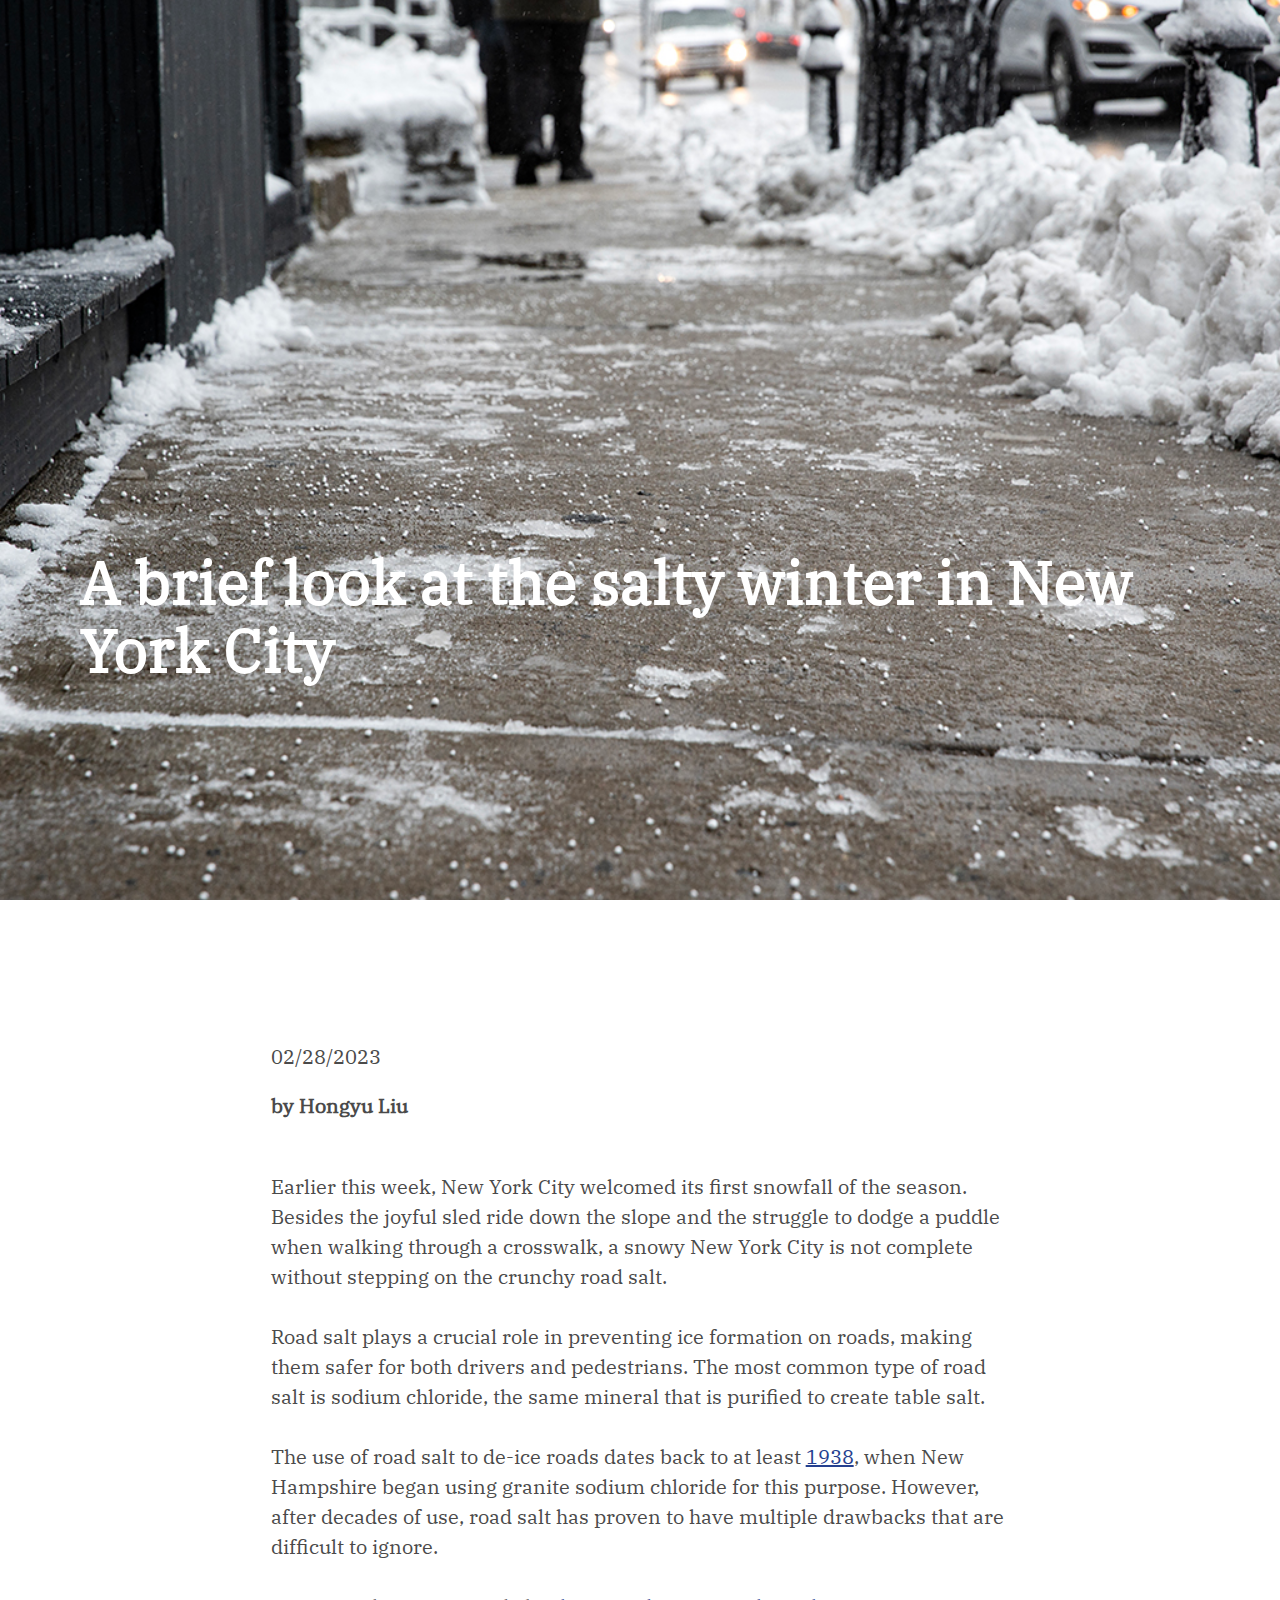
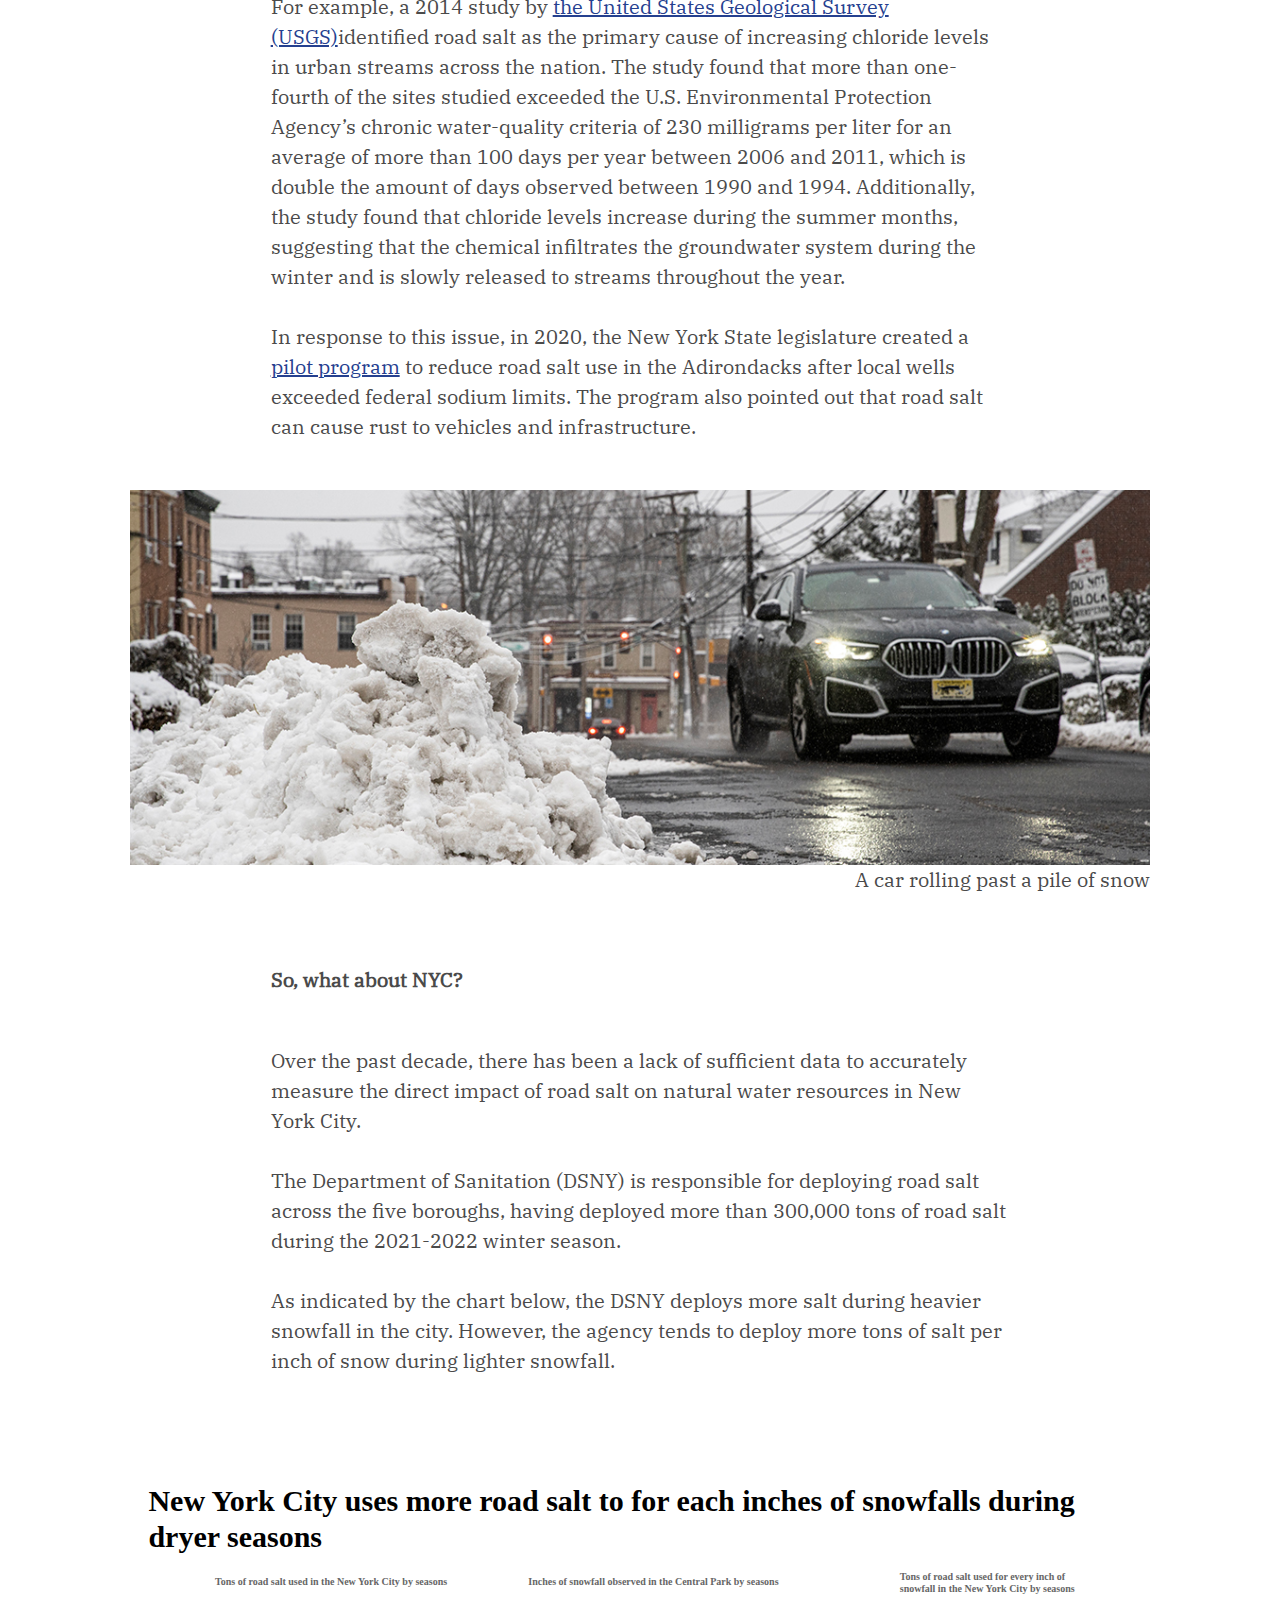
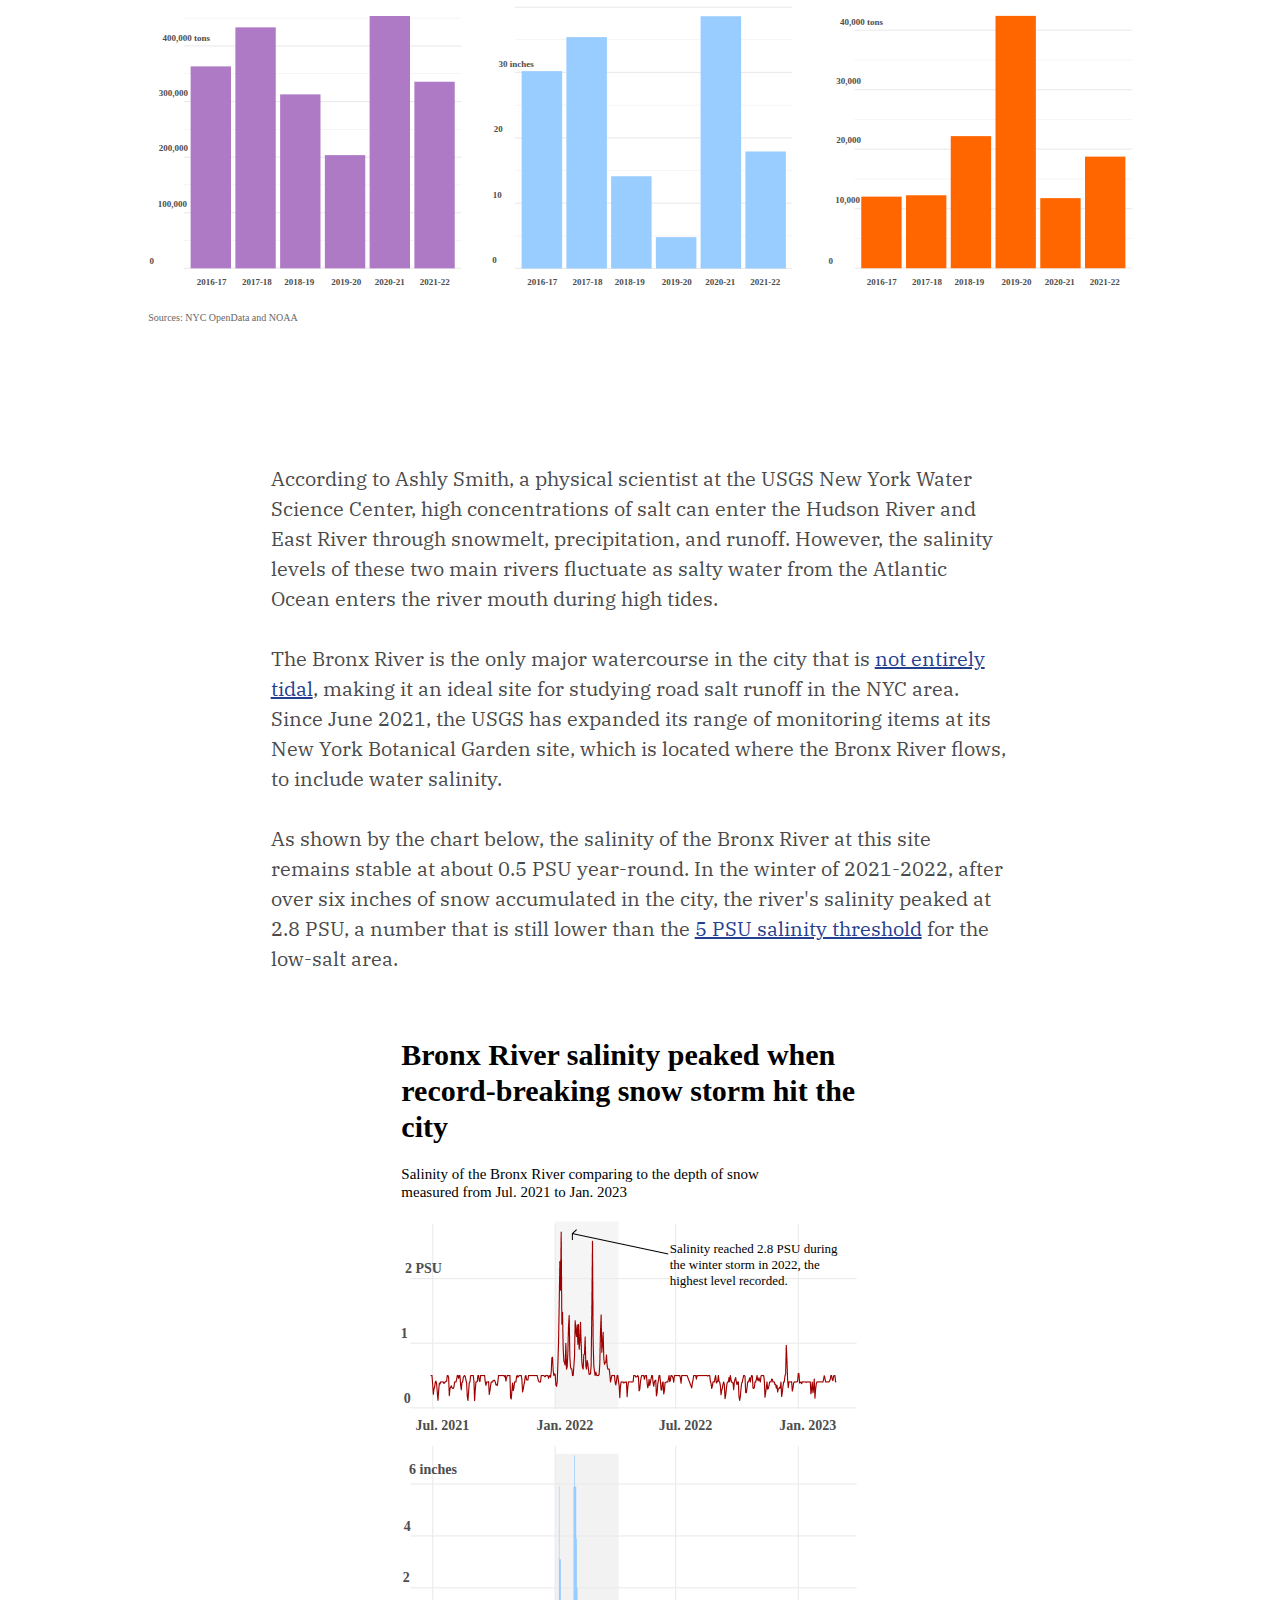
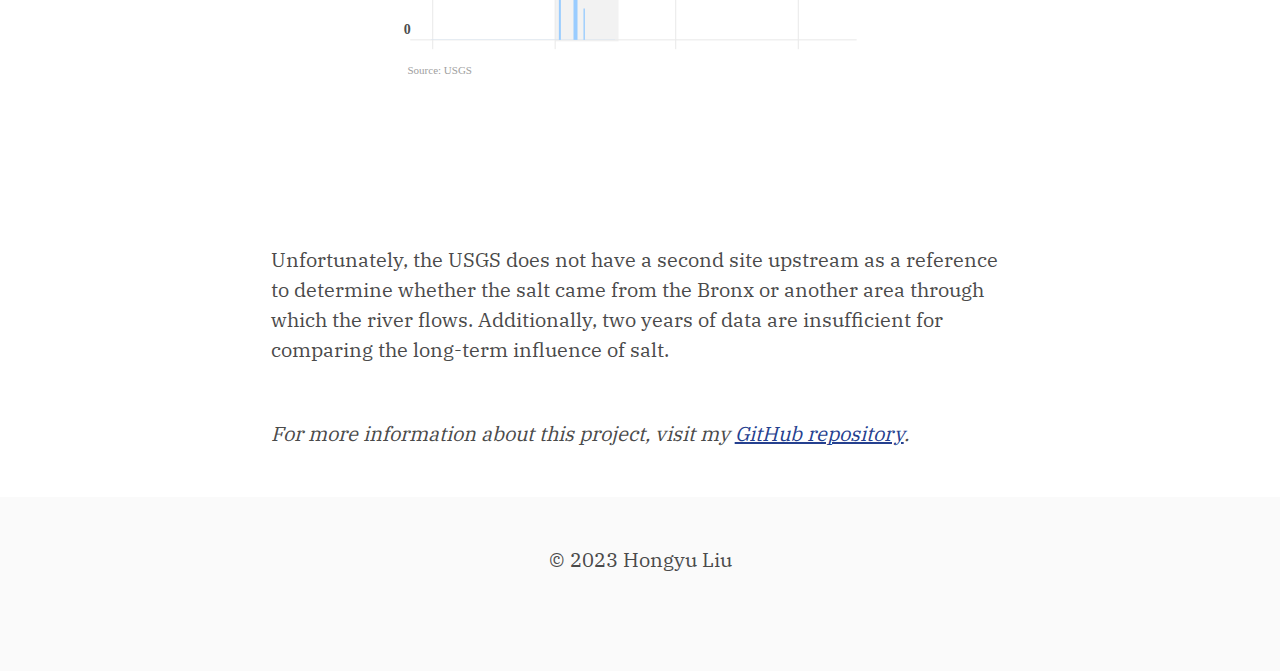
<file: index.html>
<!doctype html>
<html lang="en">
  <head>
    <meta charset="utf-8" />


    <link rel="stylesheet" href="./website/style.css">
    <link rel="icon" href="./website/pics/nacl.png">
   <style>
    .content figure{
        margin-left: 0;
        margin-right: 0;
    }
   </style>
   
   <title>A salty winter in New York City</title>
  </head>

<!--Hero-->

<section class="hero is-danger is-fullheight" style="background-image: url('./website/pics/salt.jpg'); background-size: cover; background-position: center;">
</section>



<div class="container is-fluid">
  <section class="section">
  <h1 class="title" style="font-size: 60px; font-weight: bold; text-align: left; color:rgb(255, 255, 255); vertical-align: middle; margin-top: -400px;">A brief look at the salty winter in New York City</h1>
</section>
</div>


  <!--Intro paragraph-->
<div class="container is-fluid">
    <section class="section">


      <div class="columns is-mobile is-centered">
        <div class="column is-two-thirds">

        <div class="block" style="text-align:left">
		<h3 class="subtitle"style="font-weight: regular; text-align: left; vertical-align: middle;">02/28/2023</h3>
          <h2 class="subtitle"style="font-weight: bold; text-align: left; vertical-align: middle;">by Hongyu Liu</h2>
            <p>
              <br>Earlier this week, New York City welcomed its first snowfall of the season. Besides the joyful sled ride down the slope and the struggle to dodge a puddle when walking through a crosswalk, a snowy New York City is not complete without stepping on the crunchy road salt.
            </p>
            <p>
              <br>Road salt plays a crucial role in preventing ice formation on roads, making them safer for both drivers and pedestrians. The most common type of road salt is sodium chloride, the same mineral that is purified to create table salt.
            </p>
            <p>
              <br>The use of road salt to de-ice roads dates back to at least <a href="https://www.caryinstitute.org/sites/default/files/public/reprints/report_road_salt_2010.pdf">1938</a>, when New Hampshire began using granite sodium chloride for this purpose. However, after decades of use, road salt has proven to have multiple drawbacks that are difficult to ignore.
            </p>
            <p>
              <br>For example, a 2014 study by <a href="https://www.usgs.gov/news/national-news-release/urban-stream-contamination-increasing-rapidly-due-road-salt#:~:text=The%20use%20of%20salt%20to%20deice%20pavement%20can,of%20winter%20runoff%20on%20aquatic%20ecosystems.%20Public%20domain">the United States Geological Survey (USGS)</a>identified road salt as the primary cause of increasing chloride levels in urban streams across the nation. The study found that more than one-fourth of the sites studied exceeded the U.S. Environmental Protection Agency’s chronic water-quality criteria of 230 milligrams per liter for an average of more than 100 days per year between 2006 and 2011, which is double the amount of days observed between 1990 and 1994. Additionally, the study found that chloride levels increase during the summer months, suggesting that the chemical infiltrates the groundwater system during the winter and is slowly released to streams throughout the year.
            </p>
            <p>
              <br>In response to this issue, in 2020, the New York State legislature created a <a href="https://www.wamc.org/north-country-news/2020-07-30/new-york-legislature-passes-bill-that-seeks-ways-to-reduce-road-salt-use">pilot program</a> to reduce road salt use in the Adirondacks after local wells exceeded federal sodium limits. The program also pointed out that road salt can cause rust to vehicles and infrastructure.
            </p>
        </div>
        </div>
      </div>
    </section>
</div>

        <!--The long image-->
        <div class="columns is-mobile is-centered">
          <div class="column is-four-fifths">
            <figure class="image is-240x240">
              <img src="./website/pics/banner.jpg">
            </figure>
            <div class="block" style="font-size:15px ;text-align:right">
              <p>
                  A car rolling past a pile of snow
              </p>
          </div>
          </div>
        </div>

  <!--About NYC-->
  <div class="container is-fluid">
    <section class="section">


      <div class="columns is-mobile is-centered">
        <div class="column is-two-thirds">

        <div class="block" style="text-align:left">
          <h3 class="subtitle"style="font-weight: bold; text-align: left; vertical-align: middle;">So, what about NYC?</h3>
            <p>
              <br>Over the past decade, there has been a lack of sufficient data to accurately measure the direct impact of road salt on natural water resources in New York City.
            </p>
            <p>
              <br>The Department of Sanitation (DSNY) is responsible for deploying road salt across the five boroughs, having deployed more than 300,000 tons of road salt during the 2021-2022 winter season.
            </p>
            <p>
              <br>As indicated by the chart below, the DSNY deploys more salt during heavier snowfall in the city. However, the agency tends to deploy more tons of salt per inch of snow during lighter snowfall.
            </p>
        </div>
        </div>
      </div>
    </section>
</div>

 <!--Sort By Year Graphic-->

<!-- Generated by ai2html v0.115.5 - 2023-03-01 13:17 -->
<!-- ai file: sort_by_year.ai -->
<style media="screen,print">
	#g-sort_by_year-box ,
	#g-sort_by_year-box .g-artboard {
		margin:0 auto;
	}
	#g-sort_by_year-box p {
		margin:0;
	}
	#g-sort_by_year-box .g-aiAbs {
		position:absolute;
	}
	#g-sort_by_year-box .g-aiImg {
		position:absolute;
		top:0;
		display:block;
		width:100% !important;
	}
	#g-sort_by_year-box .g-aiSymbol {
		position: absolute;
		box-sizing: border-box;
	}
	#g-sort_by_year-box .g-aiPointText p { white-space: nowrap; }
	#g-sort_by_year-Artboard_1 {
		position:relative;
		overflow:hidden;
	}
	#g-sort_by_year-Artboard_1 p {
		font-family:Libre Franklin;
		font-weight:800;
		line-height:11px;
		height:auto;
		opacity:1;
		letter-spacing:0em;
		font-size:9px;
		text-align:left;
		color:rgb(77,77,77);
		text-transform:none;
		padding-bottom:0;
		padding-top:0;
		mix-blend-mode:normal;
		font-style:normal;
		position:static;
	}
	#g-sort_by_year-Artboard_1 .g-pstyle0 {
		line-height:36px;
		font-size:30px;
		color:rgb(0,0,0);
	}
	#g-sort_by_year-Artboard_1 .g-pstyle1 {
		line-height:12px;
		font-size:10px;
		color:rgb(102,102,102);
	}
	#g-sort_by_year-Artboard_1 .g-pstyle2 {
		line-height:12px;
		font-size:10px;
		text-align:center;
		color:rgb(102,102,102);
	}
	#g-sort_by_year-Artboard_1 .g-pstyle3 {
		line-height:12px;
		font-size:10px;
		text-align:right;
		color:rgb(102,102,102);
	}
	#g-sort_by_year-Artboard_1 .g-pstyle4 {
		height:11px;
		text-align:right;
	}
	#g-sort_by_year-Artboard_1 .g-pstyle5 {
		height:11px;
		text-align:center;
	}
	#g-sort_by_year-Artboard_1 .g-pstyle6 {
		font-weight:400;
		line-height:12px;
		font-size:10px;
		color:rgb(102,102,102);
	}
	#g-sort_by_year-Artboard_2 {
		position:relative;
		overflow:hidden;
	}
	#g-sort_by_year-Artboard_2 p {
		font-family:Libre Franklin;
		font-weight:800;
		line-height:17px;
		opacity:1;
		letter-spacing:0em;
		font-size:14px;
		text-align:left;
		color:rgb(102,102,102);
		text-transform:none;
		padding-bottom:0;
		padding-top:0;
		mix-blend-mode:normal;
		font-style:normal;
		height:auto;
		position:static;
	}
	#g-sort_by_year-Artboard_2 .g-pstyle0 {
		line-height:29px;
		font-size:24px;
		color:rgb(0,0,0);
	}
	#g-sort_by_year-Artboard_2 .g-pstyle1 {
		line-height:16px;
		text-align:center;
	}
	#g-sort_by_year-Artboard_2 .g-pstyle2 {
		line-height:15px;
		height:15px;
		font-size:13px;
		text-align:right;
		color:rgb(77,77,77);
	}
	#g-sort_by_year-Artboard_2 .g-pstyle3 {
		line-height:15px;
		height:15px;
		font-size:13px;
		text-align:center;
		color:rgb(77,77,77);
	}
	#g-sort_by_year-Artboard_2 .g-pstyle4 {
		text-align:center;
	}
	#g-sort_by_year-Artboard_2 .g-pstyle5 {
		line-height:16px;
		height:16px;
		font-size:13px;
		text-align:right;
		color:rgb(77,77,77);
	}
	#g-sort_by_year-Artboard_2 .g-pstyle6 {
		line-height:16px;
		height:16px;
		font-size:13px;
		text-align:center;
		color:rgb(77,77,77);
	}
	#g-sort_by_year-Artboard_2 .g-pstyle7 {
		font-weight:400;
		line-height:23px;
		font-size:19px;
	}

</style>

<div id="g-sort_by_year-box" class="ai2html">

	<!-- Artboard: Artboard_1 -->
	<div id="g-sort_by_year-Artboard_1" class="g-artboard" style="width:1000px; height:562.380952380953px;" data-aspect-ratio="1.778" data-min-width="1000">
<div style=""></div>
		<img id="g-sort_by_year-Artboard_1-img" class="g-sort_by_year-Artboard_1-img g-aiImg" alt="" src="./Illustration/ai2html-output/sort_by_year-Artboard_1.png"/>
		<div id="g-ai0-1" class="g-Layer_1 g-aiAbs" style="top:10.4911%;left:0.8432%;width:95.1%;">
			<p class="g-pstyle0">New York City uses more road salt to for each inches of snowfalls during dryer seasons</p>
		</div>
		<div id="g-ai0-2" class="g-Layer_1 g-aiAbs" style="top:26.1389%;left:75.9787%;width:18.7%;">
			<p class="g-pstyle1">Tons of road salt used for every inch of snowfall in the New York City by seasons</p>
		</div>
		<div id="g-ai0-3" class="g-Layer_1 g-aiAbs" style="top:27.0279%;left:51.3418%;margin-left:-13.55%;width:27.1%;">
			<p class="g-pstyle2">Inches of snowfall observed in the Central Park by seasons</p>
		</div>
		<div id="g-ai0-4" class="g-Layer_1 g-aiAbs" style="top:27.0279%;right:69.2904%;width:24.9%;">
			<p class="g-pstyle3">Tons of road salt used in the New York City by seasons</p>
		</div>
		<div id="g-ai0-5" class="g-Layer_1 g-aiAbs g-aiPointText" style="top:35.3899%;margin-top:-6px;right:25.7079%;width:78px;">
			<p class="g-pstyle4">40,000 tons</p>
		</div>
		<div id="g-ai0-6" class="g-Layer_1 g-aiAbs g-aiPointText" style="top:38.2349%;margin-top:-6px;right:93%;width:84px;">
			<p class="g-pstyle4">400,000 tons</p>
		</div>
		<div id="g-ai0-7" class="g-Layer_1 g-aiAbs g-aiPointText" style="top:42.8581%;margin-top:-6px;right:60.6336%;width:65px;">
			<p class="g-pstyle4">30 inches</p>
		</div>
		<div id="g-ai0-8" class="g-Layer_1 g-aiAbs g-aiPointText" style="top:45.881%;margin-top:-6px;right:27.908%;width:56px;">
			<p class="g-pstyle4">30,000</p>
		</div>
		<div id="g-ai0-9" class="g-Layer_1 g-aiAbs g-aiPointText" style="top:48.0148%;margin-top:-6px;right:95.2%;width:62px;">
			<p class="g-pstyle4">300,000</p>
		</div>
		<div id="g-ai0-10" class="g-Layer_1 g-aiAbs g-aiPointText" style="top:54.4161%;margin-top:-6px;right:63.7336%;width:34px;">
			<p class="g-pstyle4">20</p>
		</div>
		<div id="g-ai0-11" class="g-Layer_1 g-aiAbs g-aiPointText" style="top:56.3721%;margin-top:-6px;right:27.908%;width:56px;">
			<p class="g-pstyle4">20,000</p>
		</div>
		<div id="g-ai0-12" class="g-Layer_1 g-aiAbs g-aiPointText" style="top:57.7946%;margin-top:-6px;right:95.2%;width:62px;">
			<p class="g-pstyle4">200,000</p>
		</div>
		<div id="g-ai0-13" class="g-Layer_1 g-aiAbs g-aiPointText" style="top:66.1519%;margin-top:-6px;right:63.8337%;width:33px;">
			<p class="g-pstyle4">10</p>
		</div>
		<div id="g-ai0-14" class="g-Layer_1 g-aiAbs g-aiPointText" style="top:67.041%;margin-top:-6px;right:28.008%;width:55px;">
			<p class="g-pstyle4">10,000</p>
		</div>
		<div id="g-ai0-15" class="g-Layer_1 g-aiAbs g-aiPointText" style="top:67.7523%;margin-top:-6px;right:95.3%;width:61px;">
			<p class="g-pstyle4">100,000</p>
		</div>
		<div id="g-ai0-16" class="g-Layer_1 g-aiAbs g-aiPointText" style="top:77.7099%;margin-top:-6px;right:64.3337%;width:28px;">
			<p class="g-pstyle4">0</p>
		</div>
		<div id="g-ai0-17" class="g-Layer_1 g-aiAbs g-aiPointText" style="top:77.8878%;margin-top:-6px;right:30.708%;width:28px;">
			<p class="g-pstyle4">0</p>
		</div>
		<div id="g-ai0-18" class="g-Layer_1 g-aiAbs g-aiPointText" style="top:77.8878%;margin-top:-6px;right:98.6%;width:28px;">
			<p class="g-pstyle4">0</p>
		</div>
		<div id="g-ai0-19" class="g-Layer_1 g-aiAbs g-aiPointText" style="top:81.6219%;margin-top:-6px;left:74.1722%;margin-left:-29.5px;width:59px;">
			<p class="g-pstyle5">2016-17</p>
		</div>
		<div id="g-ai0-20" class="g-Layer_1 g-aiAbs g-aiPointText" style="top:81.6219%;margin-top:-6px;left:78.6971%;margin-left:-29.5px;width:59px;">
			<p class="g-pstyle5">2017-18</p>
		</div>
		<div id="g-ai0-21" class="g-Layer_1 g-aiAbs g-aiPointText" style="top:81.6219%;margin-top:-6px;left:82.9388%;margin-left:-29.5px;width:59px;">
			<p class="g-pstyle5">2018-19</p>
		</div>
		<div id="g-ai0-22" class="g-Layer_1 g-aiAbs g-aiPointText" style="top:81.6219%;margin-top:-6px;left:87.6408%;margin-left:-30.5px;width:61px;">
			<p class="g-pstyle5">2019-20</p>
		</div>
		<div id="g-ai0-23" class="g-Layer_1 g-aiAbs g-aiPointText" style="top:81.6219%;margin-top:-6px;left:91.9816%;margin-left:-30px;width:60px;">
			<p class="g-pstyle5">2020-21</p>
		</div>
		<div id="g-ai0-24" class="g-Layer_1 g-aiAbs g-aiPointText" style="top:81.6219%;margin-top:-6px;left:96.4837%;margin-left:-30px;width:60px;">
			<p class="g-pstyle5">2021-22</p>
		</div>
		<div id="g-ai0-25" class="g-Layer_1 g-aiAbs g-aiPointText" style="top:81.6219%;margin-top:-6px;left:7.164%;margin-left:-29.5px;width:59px;">
			<p class="g-pstyle5">2016-17</p>
		</div>
		<div id="g-ai0-26" class="g-Layer_1 g-aiAbs g-aiPointText" style="top:81.6219%;margin-top:-6px;left:11.6889%;margin-left:-29.5px;width:59px;">
			<p class="g-pstyle5">2017-18</p>
		</div>
		<div id="g-ai0-27" class="g-Layer_1 g-aiAbs g-aiPointText" style="top:81.6219%;margin-top:-6px;left:15.9306%;margin-left:-29.5px;width:59px;">
			<p class="g-pstyle5">2018-19</p>
		</div>
		<div id="g-ai0-28" class="g-Layer_1 g-aiAbs g-aiPointText" style="top:81.6219%;margin-top:-6px;left:20.6326%;margin-left:-30.5px;width:61px;">
			<p class="g-pstyle5">2019-20</p>
		</div>
		<div id="g-ai0-29" class="g-Layer_1 g-aiAbs g-aiPointText" style="top:81.6219%;margin-top:-6px;left:24.9733%;margin-left:-30px;width:60px;">
			<p class="g-pstyle5">2020-21</p>
		</div>
		<div id="g-ai0-30" class="g-Layer_1 g-aiAbs g-aiPointText" style="top:81.6219%;margin-top:-6px;left:29.4753%;margin-left:-30px;width:60px;">
			<p class="g-pstyle5">2021-22</p>
		</div>
		<div id="g-ai0-31" class="g-Layer_1 g-aiAbs g-aiPointText" style="top:81.6219%;margin-top:-6px;left:40.2167%;margin-left:-29.5px;width:59px;">
			<p class="g-pstyle5">2016-17</p>
		</div>
		<div id="g-ai0-32" class="g-Layer_1 g-aiAbs g-aiPointText" style="top:81.6219%;margin-top:-6px;left:44.7416%;margin-left:-29.5px;width:59px;">
			<p class="g-pstyle5">2017-18</p>
		</div>
		<div id="g-ai0-33" class="g-Layer_1 g-aiAbs g-aiPointText" style="top:81.6219%;margin-top:-6px;left:48.9832%;margin-left:-29.5px;width:59px;">
			<p class="g-pstyle5">2018-19</p>
		</div>
		<div id="g-ai0-34" class="g-Layer_1 g-aiAbs g-aiPointText" style="top:81.6219%;margin-top:-6px;left:53.6853%;margin-left:-30.5px;width:61px;">
			<p class="g-pstyle5">2019-20</p>
		</div>
		<div id="g-ai0-35" class="g-Layer_1 g-aiAbs g-aiPointText" style="top:81.6219%;margin-top:-6px;left:58.0261%;margin-left:-30px;width:60px;">
			<p class="g-pstyle5">2020-21</p>
		</div>
		<div id="g-ai0-36" class="g-Layer_1 g-aiAbs g-aiPointText" style="top:81.6219%;margin-top:-6px;left:62.5281%;margin-left:-30px;width:60px;">
			<p class="g-pstyle5">2021-22</p>
		</div>
		<div id="g-ai0-37" class="g-Layer_1 g-aiAbs" style="top:86.7739%;left:0.8269%;width:24.9%;">
			<p class="g-pstyle6">Sources: NYC OpenData and NOAA</p>
		</div>
	</div>

	<!-- Artboard: Artboard_2 -->
	<div id="g-sort_by_year-Artboard_2" class="g-artboard" style="max-width: 500px;max-height: 1874px" data-aspect-ratio="0.267" data-min-width="0" data-max-width="999">
<div style="padding: 0 0 374.8% 0;"></div>
		<img id="g-sort_by_year-Artboard_2-img" class="g-sort_by_year-Artboard_2-img g-aiImg" alt="" src="./Illustration/ai2html-output/sort_by_year-Artboard_2.png"/>
		<div id="g-ai1-1" class="g-Layer_1 g-aiAbs" style="top:2.4013%;left:5.4209%;width:89.2%;">
			<p class="g-pstyle0">New York City uses more road salt to for each inches of snowfalls during dryer seasons</p>
		</div>
		<div id="g-ai1-2" class="g-Layer_1 g-aiAbs" style="top:8.9648%;left:54.1314%;margin-left:-35.4%;width:70.8%;">
			<p class="g-pstyle1">Tons of road salt used in the New York City by seasons</p>
		</div>
		<div id="g-ai1-3" class="g-Layer_1 g-aiAbs g-aiPointText" style="top:13.6683%;margin-top:-8.1px;right:77.9121%;width:110px;">
			<p class="g-pstyle2">400,000 tons</p>
		</div>
		<div id="g-ai1-4" class="g-Layer_1 g-aiAbs g-aiPointText" style="top:17.8839%;margin-top:-8.1px;right:83.9122%;width:80px;">
			<p class="g-pstyle2">300,000</p>
		</div>
		<div id="g-ai1-5" class="g-Layer_1 g-aiAbs g-aiPointText" style="top:22.0461%;margin-top:-8.1px;right:84.1121%;width:79px;">
			<p class="g-pstyle2">200,000</p>
		</div>
		<div id="g-ai1-6" class="g-Layer_1 g-aiAbs g-aiPointText" style="top:26.2617%;margin-top:-8.1px;right:84.3121%;width:78px;">
			<p class="g-pstyle2">100,000</p>
		</div>
		<div id="g-ai1-7" class="g-Layer_1 g-aiAbs g-aiPointText" style="top:30.6374%;margin-top:-8.1px;right:93.7121%;width:31px;">
			<p class="g-pstyle2">0</p>
		</div>
		<div id="g-ai1-8" class="g-Layer_1 g-aiAbs g-aiPointText" style="top:32.2382%;margin-top:-8.1px;left:22.5223%;margin-left:-37px;width:74px;">
			<p class="g-pstyle3">2016-17</p>
		</div>
		<div id="g-ai1-9" class="g-Layer_1 g-aiAbs g-aiPointText" style="top:32.2382%;margin-top:-8.1px;left:35.3876%;margin-left:-37px;width:74px;">
			<p class="g-pstyle3">2017-18</p>
		</div>
		<div id="g-ai1-10" class="g-Layer_1 g-aiAbs g-aiPointText" style="top:32.2382%;margin-top:-8.1px;left:47.5479%;margin-left:-37.5px;width:75px;">
			<p class="g-pstyle3">2018-19</p>
		</div>
		<div id="g-ai1-11" class="g-Layer_1 g-aiAbs g-aiPointText" style="top:32.2382%;margin-top:-8.1px;left:60.8328%;margin-left:-38.5px;width:77px;">
			<p class="g-pstyle3">2019-20</p>
		</div>
		<div id="g-ai1-12" class="g-Layer_1 g-aiAbs g-aiPointText" style="top:32.2382%;margin-top:-8.1px;left:73.3168%;margin-left:-38.5px;width:77px;">
			<p class="g-pstyle3">2020-21</p>
		</div>
		<div id="g-ai1-13" class="g-Layer_1 g-aiAbs g-aiPointText" style="top:32.2382%;margin-top:-8.1px;left:86.0173%;margin-left:-38px;width:76px;">
			<p class="g-pstyle3">2021-22</p>
		</div>
		<div id="g-ai1-14" class="g-Layer_1 g-aiAbs" style="top:37.5133%;left:52.9531%;margin-left:-39.8%;width:79.6%;">
			<p class="g-pstyle4">Inches of snowfall observed in the Central Park by seasons</p>
		</div>
		<div id="g-ai1-15" class="g-Layer_1 g-aiAbs g-aiPointText" style="top:44.4964%;margin-top:-8.9px;right:82.2322%;width:85px;">
			<p class="g-pstyle5">30 inches</p>
		</div>
		<div id="g-ai1-16" class="g-Layer_1 g-aiAbs g-aiPointText" style="top:49.5124%;margin-top:-8.9px;right:91.2322%;width:40px;">
			<p class="g-pstyle5">20</p>
		</div>
		<div id="g-ai1-17" class="g-Layer_1 g-aiAbs g-aiPointText" style="top:54.6885%;margin-top:-8.9px;right:91.6322%;width:38px;">
			<p class="g-pstyle5">10</p>
		</div>
		<div id="g-ai1-18" class="g-Layer_1 g-aiAbs g-aiPointText" style="top:59.7579%;margin-top:-8.9px;right:93.0322%;width:31px;">
			<p class="g-pstyle5">0</p>
		</div>
		<div id="g-ai1-19" class="g-Layer_1 g-aiAbs g-aiPointText" style="top:61.5188%;margin-top:-8.9px;left:20.2379%;margin-left:-38px;width:76px;">
			<p class="g-pstyle6">2016-17</p>
		</div>
		<div id="g-ai1-20" class="g-Layer_1 g-aiAbs g-aiPointText" style="top:61.5188%;margin-top:-8.9px;left:33.4954%;margin-left:-38px;width:76px;">
			<p class="g-pstyle6">2017-18</p>
		</div>
		<div id="g-ai1-21" class="g-Layer_1 g-aiAbs g-aiPointText" style="top:61.5188%;margin-top:-8.9px;left:46.0234%;margin-left:-38.5px;width:77px;">
			<p class="g-pstyle6">2018-19</p>
		</div>
		<div id="g-ai1-22" class="g-Layer_1 g-aiAbs g-aiPointText" style="top:61.5188%;margin-top:-8.9px;left:59.7076%;margin-left:-39.5px;width:79px;">
			<p class="g-pstyle6">2019-20</p>
		</div>
		<div id="g-ai1-23" class="g-Layer_1 g-aiAbs g-aiPointText" style="top:61.5188%;margin-top:-8.9px;left:72.4724%;margin-left:-39px;width:78px;">
			<p class="g-pstyle6">2020-21</p>
		</div>
		<div id="g-ai1-24" class="g-Layer_1 g-aiAbs g-aiPointText" style="top:61.5188%;margin-top:-8.9px;left:85.663%;margin-left:-39px;width:78px;">
			<p class="g-pstyle6">2021-22</p>
		</div>
		<div id="g-ai1-25" class="g-Layer_1 g-aiAbs" style="top:67.3426%;left:53.0211%;margin-left:-26.9%;width:53.8%;">
			<p class="g-pstyle4">Tons of road salt used for every inch of snowfall in the New York City by seasons</p>
		</div>
		<div id="g-ai1-26" class="g-Layer_1 g-aiAbs g-aiPointText" style="top:71.2772%;margin-top:-8.7px;right:78.8587%;width:102px;">
			<p class="g-pstyle5">40,000 tons</p>
		</div>
		<div id="g-ai1-27" class="g-Layer_1 g-aiAbs g-aiPointText" style="top:75.813%;margin-top:-8.7px;right:85.0587%;width:71px;">
			<p class="g-pstyle5">30,000</p>
		</div>
		<div id="g-ai1-28" class="g-Layer_1 g-aiAbs g-aiPointText" style="top:80.4021%;margin-top:-8.7px;right:85.0588%;width:71px;">
			<p class="g-pstyle5">20,000</p>
		</div>
		<div id="g-ai1-29" class="g-Layer_1 g-aiAbs g-aiPointText" style="top:84.9379%;margin-top:-8.7px;right:85.4587%;width:69px;">
			<p class="g-pstyle5">10,000</p>
		</div>
		<div id="g-ai1-30" class="g-Layer_1 g-aiAbs g-aiPointText" style="top:89.6337%;margin-top:-8.7px;right:93.0589%;width:31px;">
			<p class="g-pstyle5">0</p>
		</div>
		<div id="g-ai1-31" class="g-Layer_1 g-aiAbs g-aiPointText" style="top:91.2879%;margin-top:-8.7px;left:20.8936%;margin-left:-37.5px;width:75px;">
			<p class="g-pstyle6">2016-17</p>
		</div>
		<div id="g-ai1-32" class="g-Layer_1 g-aiAbs g-aiPointText" style="top:91.2879%;margin-top:-8.7px;left:33.9215%;margin-left:-37.5px;width:75px;">
			<p class="g-pstyle6">2017-18</p>
		</div>
		<div id="g-ai1-33" class="g-Layer_1 g-aiAbs g-aiPointText" style="top:91.2879%;margin-top:-8.7px;left:46.2341%;margin-left:-38px;width:76px;">
			<p class="g-pstyle6">2018-19</p>
		</div>
		<div id="g-ai1-34" class="g-Layer_1 g-aiAbs g-aiPointText" style="top:91.2879%;margin-top:-8.7px;left:59.6845%;margin-left:-39px;width:78px;">
			<p class="g-pstyle6">2019-20</p>
		</div>
		<div id="g-ai1-35" class="g-Layer_1 g-aiAbs g-aiPointText" style="top:91.2879%;margin-top:-8.7px;left:72.2261%;margin-left:-38.5px;width:77px;">
			<p class="g-pstyle6">2020-21</p>
		</div>
		<div id="g-ai1-36" class="g-Layer_1 g-aiAbs g-aiPointText" style="top:91.2879%;margin-top:-8.7px;left:85.1883%;margin-left:-38.5px;width:77px;">
			<p class="g-pstyle6">2021-22</p>
		</div>
		<div id="g-ai1-37" class="g-Layer_1 g-aiAbs" style="top:95.0374%;left:4.9308%;width:65.2%;">
			<p class="g-pstyle7">Sources: NYC OpenData and NOAA</p>
		</div>
	</div>

</div>

<!-- End ai2html - 2023-03-01 13:17 -->
<script type="text/javascript">
    (function() {
        // only want one resizer on the page
        if (document.documentElement.className.indexOf("g-resizer-v3-init") > -1) return;
        document.documentElement.className += " g-resizer-v3-init";
        // require IE9+
        if (!("querySelector" in document)) return;
        function resizer() {
            var elements = Array.prototype.slice.call(document.querySelectorAll(".g-artboard[data-min-width]")),
                widthById = {};
            elements.forEach(function(el) {
                var parent = el.parentNode,
                    width = widthById[parent.id] || parent.getBoundingClientRect().width,
                    minwidth = el.getAttribute("data-min-width"),
                    maxwidth = el.getAttribute("data-max-width");
                widthById[parent.id] = width;

                if (+minwidth <= width && (+maxwidth >= width || maxwidth === null)) {
                    el.style.display = "block";
                } else {
                    el.style.display = "none";
                }
            });
            try {
                if (window.parent && window.parent.$) {
                    window.parent.$("body").trigger("resizedcontent", [window]);
                }
                if (window.require) {
                    require(['foundation/main'], function() {
                        require(['shared/interactive/instances/app-communicator'], function(AppCommunicator) {
                            AppCommunicator.triggerResize();
                        });
                    });
                }
            } catch(e) { console.log(e); }
        }

        document.addEventListener('DOMContentLoaded', resizer);
        // feel free to replace throttle with _.throttle, if available
        window.addEventListener('resize', throttle(resizer, 200));        

        function throttle(func, wait) {
            // from underscore.js
            var _now = Date.now || function() { return new Date().getTime(); },
                context, args, result, timeout = null, previous = 0;
            var later = function() {
                previous = _now();
                timeout = null;
                result = func.apply(context, args);
                if (!timeout) context = args = null;
            };
            return function() {
                var now = _now(), remaining = wait - (now - previous);
                context = this;
                args = arguments;
                if (remaining <= 0 || remaining > wait) {
                    if (timeout) {
                        clearTimeout(timeout);
                        timeout = null;
                    }
                    previous = now;
                    result = func.apply(context, args);
                    if (!timeout) context = args = null;
                } else if (!timeout && options.trailing !== false) {
                    timeout = setTimeout(later, remaining);
                }
                return result;
            };
        }

       
    })();
</script>


  <!--About NYC Pt2-->
  <div class="container is-fluid">
    <section class="section">


      <div class="columns is-mobile is-centered">
        <div class="column is-two-thirds">

        <div class="block" style="text-align:left">
            <p>
              <br>According to Ashly Smith, a physical scientist at the USGS New York Water Science Center, high concentrations of salt can enter the Hudson River and East River through snowmelt, precipitation, and runoff. However, the salinity levels of these two main rivers fluctuate as salty water from the Atlantic Ocean enters the river mouth during high tides.
            </p>
            <p>
              <br>The Bronx River is the only major watercourse in the city that is <a href="https://bronxriver.org/restoration-access/about-the-river">not entirely tidal</a>, making it an ideal site for studying road salt runoff in the NYC area. Since June 2021, the USGS has expanded its range of monitoring items at its New York Botanical Garden site, which is located where the Bronx River flows, to include water salinity.
            </p>
            <p>
              <br>As shown by the chart below, the salinity of the Bronx River at this site remains stable at about 0.5 PSU year-round. In the winter of 2021-2022, after over six inches of snow accumulated in the city, the river's salinity peaked at 2.8 PSU, a number that is still lower than the  <a href="https://www.nan.usace.army.mil/Portals/37/docs/Environmental/FinalAppendix%20D.pdf?ver=2017-02-27-160716-227">5 PSU salinity threshold</a> for the low-salt area.
            </p>
        </div>
        </div>
      </div>
    </section>
</div>

<!--Snow and Salinity graph-->
<!-- Generated by ai2html v0.115.5 - 2023-02-28 23:16 -->
<!-- ai file: salinityvsnow.ai -->
<style media="screen,print">
	#g-salinityvsnow-box ,
	#g-salinityvsnow-box .g-artboard {
		margin:0 auto;
	}
	#g-salinityvsnow-box p {
		margin:0;
	}
	#g-salinityvsnow-box .g-aiAbs {
		position:absolute;
	}
	#g-salinityvsnow-box .g-aiImg {
		position:absolute;
		top:0;
		display:block;
		width:100% !important;
	}
	#g-salinityvsnow-box .g-aiSymbol {
		position: absolute;
		box-sizing: border-box;
	}
	#g-salinityvsnow-box .g-aiPointText p { white-space: nowrap; }
	#g-salinityvsnow-Artboard_1 {
		position:relative;
		overflow:hidden;
	}
	#g-salinityvsnow-Artboard_1 p {
		font-family:Libre Franklin;
		font-weight:400;
		line-height:18px;
		opacity:1;
		letter-spacing:0em;
		font-size:15px;
		text-align:left;
		color:rgb(0,0,0);
		text-transform:none;
		padding-bottom:0;
		padding-top:0;
		mix-blend-mode:normal;
		font-style:normal;
		height:auto;
		position:static;
	}
	#g-salinityvsnow-Artboard_1 .g-pstyle0 {
		font-weight:800;
		line-height:36px;
		font-size:30px;
	}
	#g-salinityvsnow-Artboard_1 .g-pstyle1 {
		line-height:16px;
		font-size:13px;
	}
	#g-salinityvsnow-Artboard_1 .g-pstyle2 {
		font-weight:800;
		line-height:17px;
		height:17px;
		font-size:14px;
		text-align:right;
		color:rgb(77,77,77);
	}
	#g-salinityvsnow-Artboard_1 .g-pstyle3 {
		font-weight:800;
		line-height:17px;
		height:17px;
		font-size:14px;
		text-align:center;
		color:rgb(77,77,77);
	}
	#g-salinityvsnow-Artboard_1 .g-pstyle4 {
		line-height:13px;
		font-size:11px;
		color:rgb(160,160,160);
	}

</style>

<div id="g-salinityvsnow-box" class="ai2html">

	<!-- Artboard: Artboard_1 -->
	<div id="g-salinityvsnow-Artboard_1" class="g-artboard" style="max-width: 517px;max-height: 745px" data-aspect-ratio="0.694" data-min-width="0">
<div style="padding: 0 0 144.0203% 0;"></div>
		<img id="g-salinityvsnow-Artboard_1-img" class="g-salinityvsnow-Artboard_1-img g-aiImg" alt="" src="./Illustration/ai2html-output/salinityvsnow-Artboard_1.png"/>
		<div id="g-ai0-1" class="g-Layer_1 g-aiAbs" style="top:2.0145%;left:3.8335%;width:94.7776%;">
			<p class="g-pstyle0">Bronx River salinity peaked when record-breaking snow storm hit the city</p>
		</div>
		<div id="g-ai0-2" class="g-Layer_1 g-aiAbs" style="top:19.2053%;left:3.8335%;width:79.6905%;">
			<p>Salinity of the Bronx River comparing to the depth of snow measured from Jul. 2021 to Jan. 2023</p>
		</div>
		<div id="g-ai0-3" class="g-Layer_1 g-aiAbs" style="top:29.4124%;left:55.7428%;width:34.236%;">
			<p class="g-pstyle1">Salinity reached 2.8 PSU during the winter storm in 2022, the highest level recorded.</p>
		</div>
		<div id="g-ai0-4" class="g-Layer_1 g-aiAbs g-aiPointText" style="top:33.2063%;margin-top:-9.2px;right:88.3308%;width:63px;">
			<p class="g-pstyle2">2 PSU</p>
		</div>
		<div id="g-ai0-5" class="g-Layer_1 g-aiAbs g-aiPointText" style="top:41.936%;margin-top:-9.2px;right:94.9072%;width:29px;">
			<p class="g-pstyle2">1</p>
		</div>
		<div id="g-ai0-6" class="g-Layer_1 g-aiAbs g-aiPointText" style="top:50.6657%;margin-top:-9.2px;right:94.327%;width:32px;">
			<p class="g-pstyle2">0</p>
		</div>
		<div id="g-ai0-7" class="g-Layer_1 g-aiAbs g-aiPointText" style="top:54.2918%;margin-top:-9.2px;left:11.7708%;margin-left:-41px;width:82px;">
			<p class="g-pstyle3">Jul. 2021</p>
		</div>
		<div id="g-ai0-8" class="g-Layer_1 g-aiAbs g-aiPointText" style="top:54.2918%;margin-top:-9.2px;left:35.4629%;margin-left:-44px;width:88px;">
			<p class="g-pstyle3">Jan. 2022</p>
		</div>
		<div id="g-ai0-9" class="g-Layer_1 g-aiAbs g-aiPointText" style="top:54.2918%;margin-top:-9.2px;left:58.8008%;margin-left:-42px;width:84px;">
			<p class="g-pstyle3">Jul. 2022</p>
		</div>
		<div id="g-ai0-10" class="g-Layer_1 g-aiAbs g-aiPointText" style="top:54.2918%;margin-top:-9.2px;left:82.451%;margin-left:-44px;width:88px;">
			<p class="g-pstyle3">Jan. 2023</p>
		</div>
		<div id="g-ai0-11" class="g-Layer_1 g-aiAbs g-aiPointText" style="top:60.2012%;margin-top:-9.2px;right:85.4295%;width:78px;">
			<p class="g-pstyle2">6 inches</p>
		</div>
		<div id="g-ai0-12" class="g-Layer_1 g-aiAbs g-aiPointText" style="top:67.8565%;margin-top:-9.2px;right:94.327%;width:32px;">
			<p class="g-pstyle2">4</p>
		</div>
		<div id="g-ai0-13" class="g-Layer_1 g-aiAbs g-aiPointText" style="top:74.7059%;margin-top:-9.2px;right:94.5204%;width:31px;">
			<p class="g-pstyle2">2</p>
		</div>
		<div id="g-ai0-14" class="g-Layer_1 g-aiAbs g-aiPointText" style="top:81.6897%;margin-top:-9.2px;right:94.327%;width:32px;">
			<p class="g-pstyle2">0</p>
		</div>
		<div id="g-ai0-15" class="g-Layer_1 g-aiAbs" style="top:86.2225%;left:5.025%;width:32.3017%;">
			<p class="g-pstyle4">Source:  USGS</p>
		</div>
	</div>

</div>

<!-- End ai2html - 2023-02-28 23:16 -->



  <!--Ending sentence-->
  <div class="container is-fluid">
    <section class="section">
      <div class="columns is-mobile is-centered">
        <div class="column is-two-thirds">

        <div class="block" style="text-align:left">
            <p>
              <br>Unfortunately, the USGS does not have a second site upstream as a reference to determine whether the salt came from the Bronx or another area through which the river flows. Additionally, two years of data are insufficient for comparing the long-term influence of salt.
            </p>
        </div>
        <div class="block" style="font-style: italic; text-align:left">
          <p>
            <br>For more information about this project, visit my <a href="https://github.com/itsliuhongyu/New_York_Salt">GitHub repository</a>.
          </p>
      </div>
        </div>
      </div>
    </section>
</div>

</div>


<!--Footer-->
<section class="footer" style="text-align:center">
  <p>© 2023 Hongyu Liu</p>
</section>
</file>
